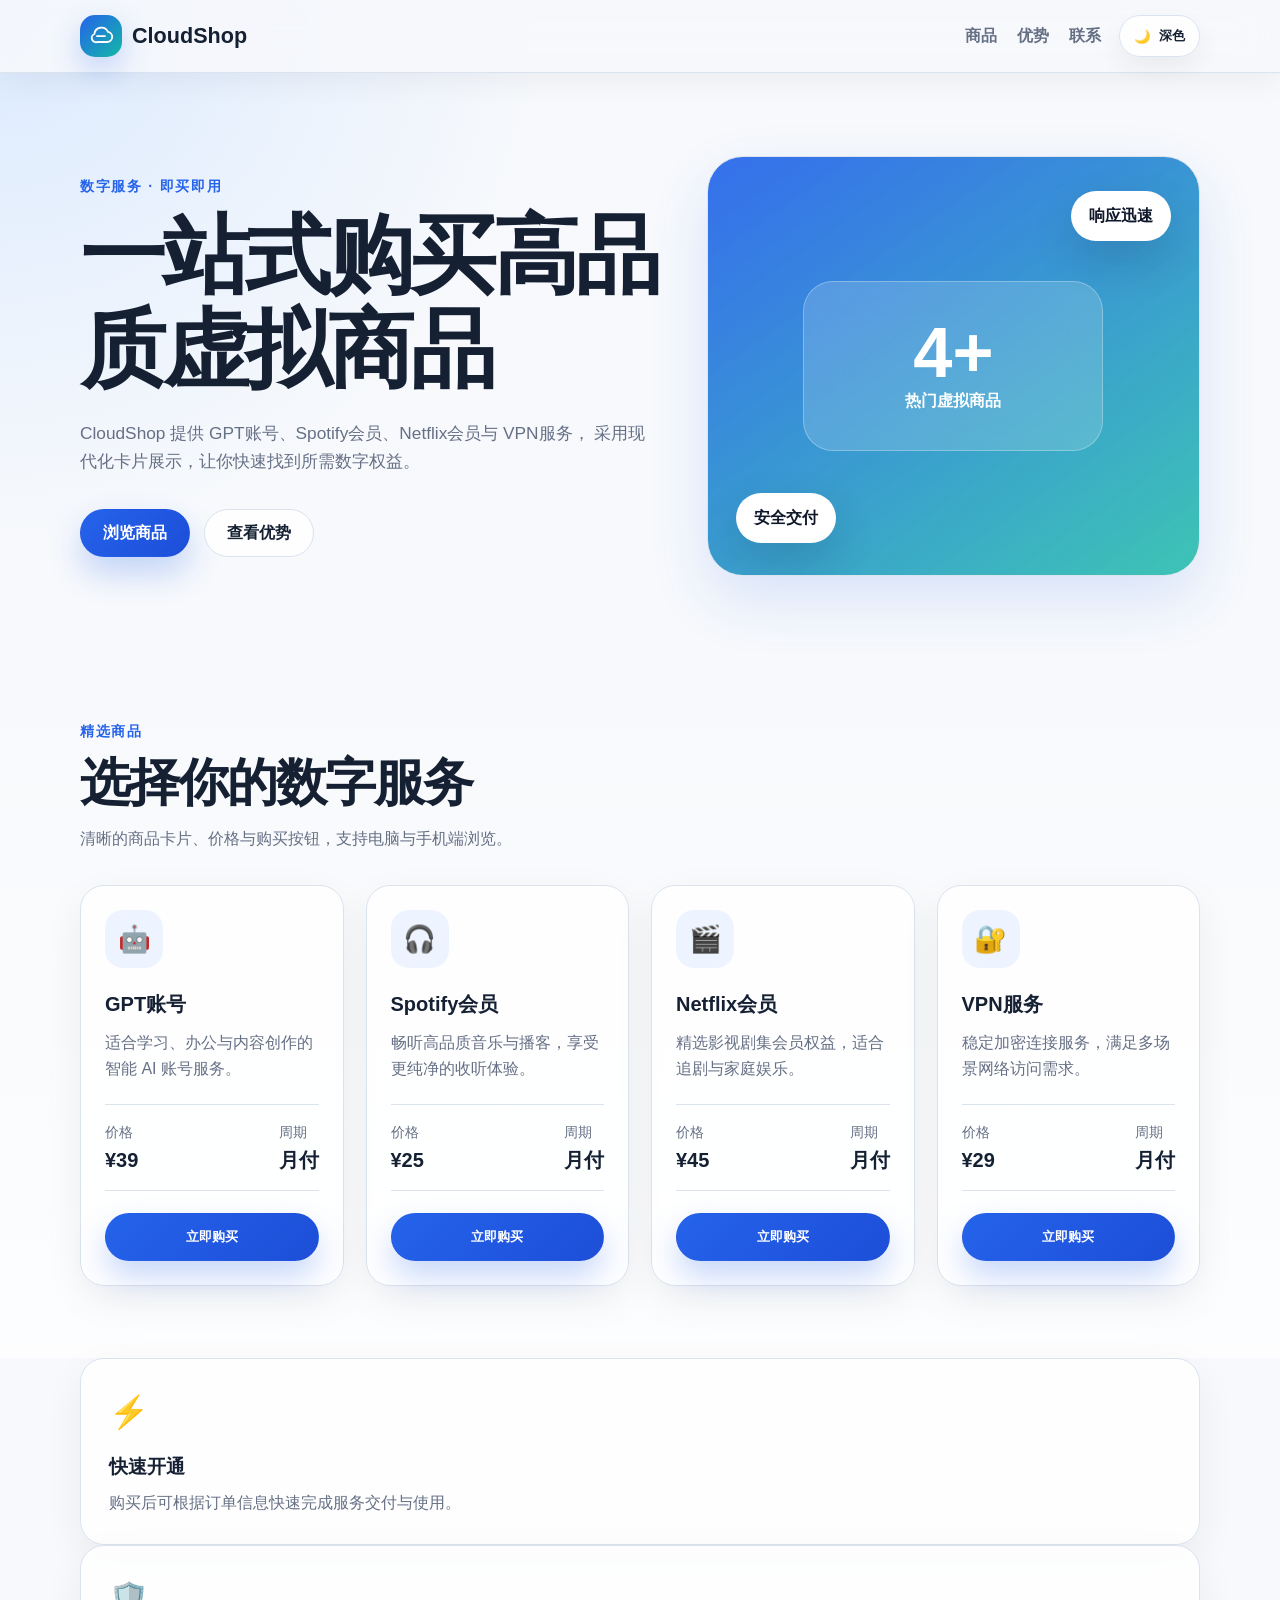
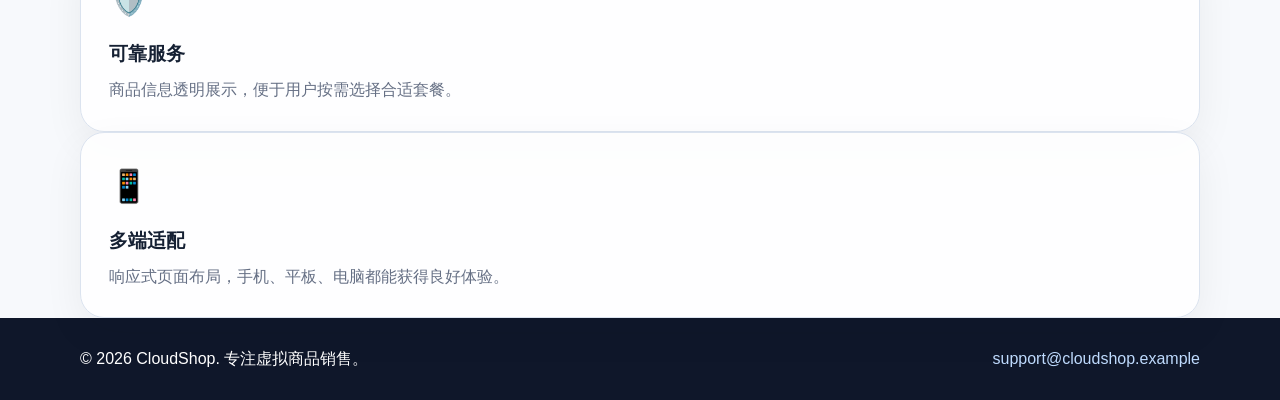
<file: index.html>
<!DOCTYPE html>
<html lang="zh-CN">
  <head>
    <meta charset="UTF-8" />
    <meta name="viewport" content="width=device-width, initial-scale=1.0" />
    <title>CloudShop - 虚拟商品商城</title>
    <link rel="stylesheet" href="./styles.css" />
  </head>
  <body>
    <header class="site-header">
      <nav class="nav container" aria-label="主导航">
        <a class="brand" href="#top" aria-label="CloudShop 首页">
          <span class="brand-mark" aria-hidden="true">
            <svg viewBox="0 0 48 48" role="img" focusable="false">
              <path d="M18.8 33.5h15.1a8.1 8.1 0 0 0 1.2-16.1 11.4 11.4 0 0 0-21.7 3.4 6.5 6.5 0 0 0 5.4 12.7Z" />
              <path d="M17.6 24.1h12.8" />
            </svg>
          </span>
          <span>CloudShop</span>
        </a>
        <div class="nav-actions">
          <div class="nav-links">
            <a href="#products">商品</a>
            <a href="#features">优势</a>
            <a href="#contact">联系</a>
          </div>
          <button class="theme-toggle" id="themeToggle" type="button" aria-label="切换深色模式" aria-pressed="false">
            <span class="theme-icon" aria-hidden="true">🌙</span>
            <span class="theme-text">深色</span>
          </button>
        </div>
      </nav>
    </header>

    <main id="top">
      <section class="hero container">
        <div class="hero-content reveal">
          <p class="eyebrow">数字服务 · 即买即用</p>
          <h1>一站式购买高品质虚拟商品</h1>
          <p class="hero-text">
            CloudShop 提供 GPT账号、Spotify会员、Netflix会员与 VPN服务，
            采用现代化卡片展示，让你快速找到所需数字权益。
          </p>
          <div class="hero-actions">
            <a class="btn btn-primary" href="#products">浏览商品</a>
            <a class="btn btn-ghost" href="#features">查看优势</a>
          </div>
        </div>
        <div class="hero-card reveal reveal-delay" aria-label="CloudShop 服务概览">
          <div class="stat-card">
            <strong>4+</strong>
            <span>热门虚拟商品</span>
          </div>
          <div class="floating-card">安全交付</div>
          <div class="floating-card secondary">响应迅速</div>
        </div>
      </section>

      <section id="products" class="products-section">
        <div class="container">
          <div class="section-heading reveal">
            <p class="eyebrow">精选商品</p>
            <h2>选择你的数字服务</h2>
            <p>清晰的商品卡片、价格与购买按钮，支持电脑与手机端浏览。</p>
          </div>

          <div class="product-grid" id="productGrid" aria-live="polite"></div>
        </div>
      </section>

      <section id="features" class="features container reveal-group">
        <article class="reveal">
          <span class="feature-icon">⚡</span>
          <h3>快速开通</h3>
          <p>购买后可根据订单信息快速完成服务交付与使用。</p>
        </article>
        <article class="reveal">
          <span class="feature-icon">🛡️</span>
          <h3>可靠服务</h3>
          <p>商品信息透明展示，便于用户按需选择合适套餐。</p>
        </article>
        <article class="reveal">
          <span class="feature-icon">📱</span>
          <h3>多端适配</h3>
          <p>响应式页面布局，手机、平板、电脑都能获得良好体验。</p>
        </article>
      </section>
    </main>

    <footer id="contact" class="site-footer">
      <div class="container footer-content">
        <p>© 2026 CloudShop. 专注虚拟商品销售。</p>
        <a href="mailto:support@cloudshop.example">support@cloudshop.example</a>
      </div>
    </footer>

    <button class="back-to-top" id="backToTop" type="button" aria-label="返回顶部">↑</button>
    <div class="toast" id="toast" role="status" aria-live="polite"></div>

    <script src="./script.js"></script>
  </body>
</html>
</file>
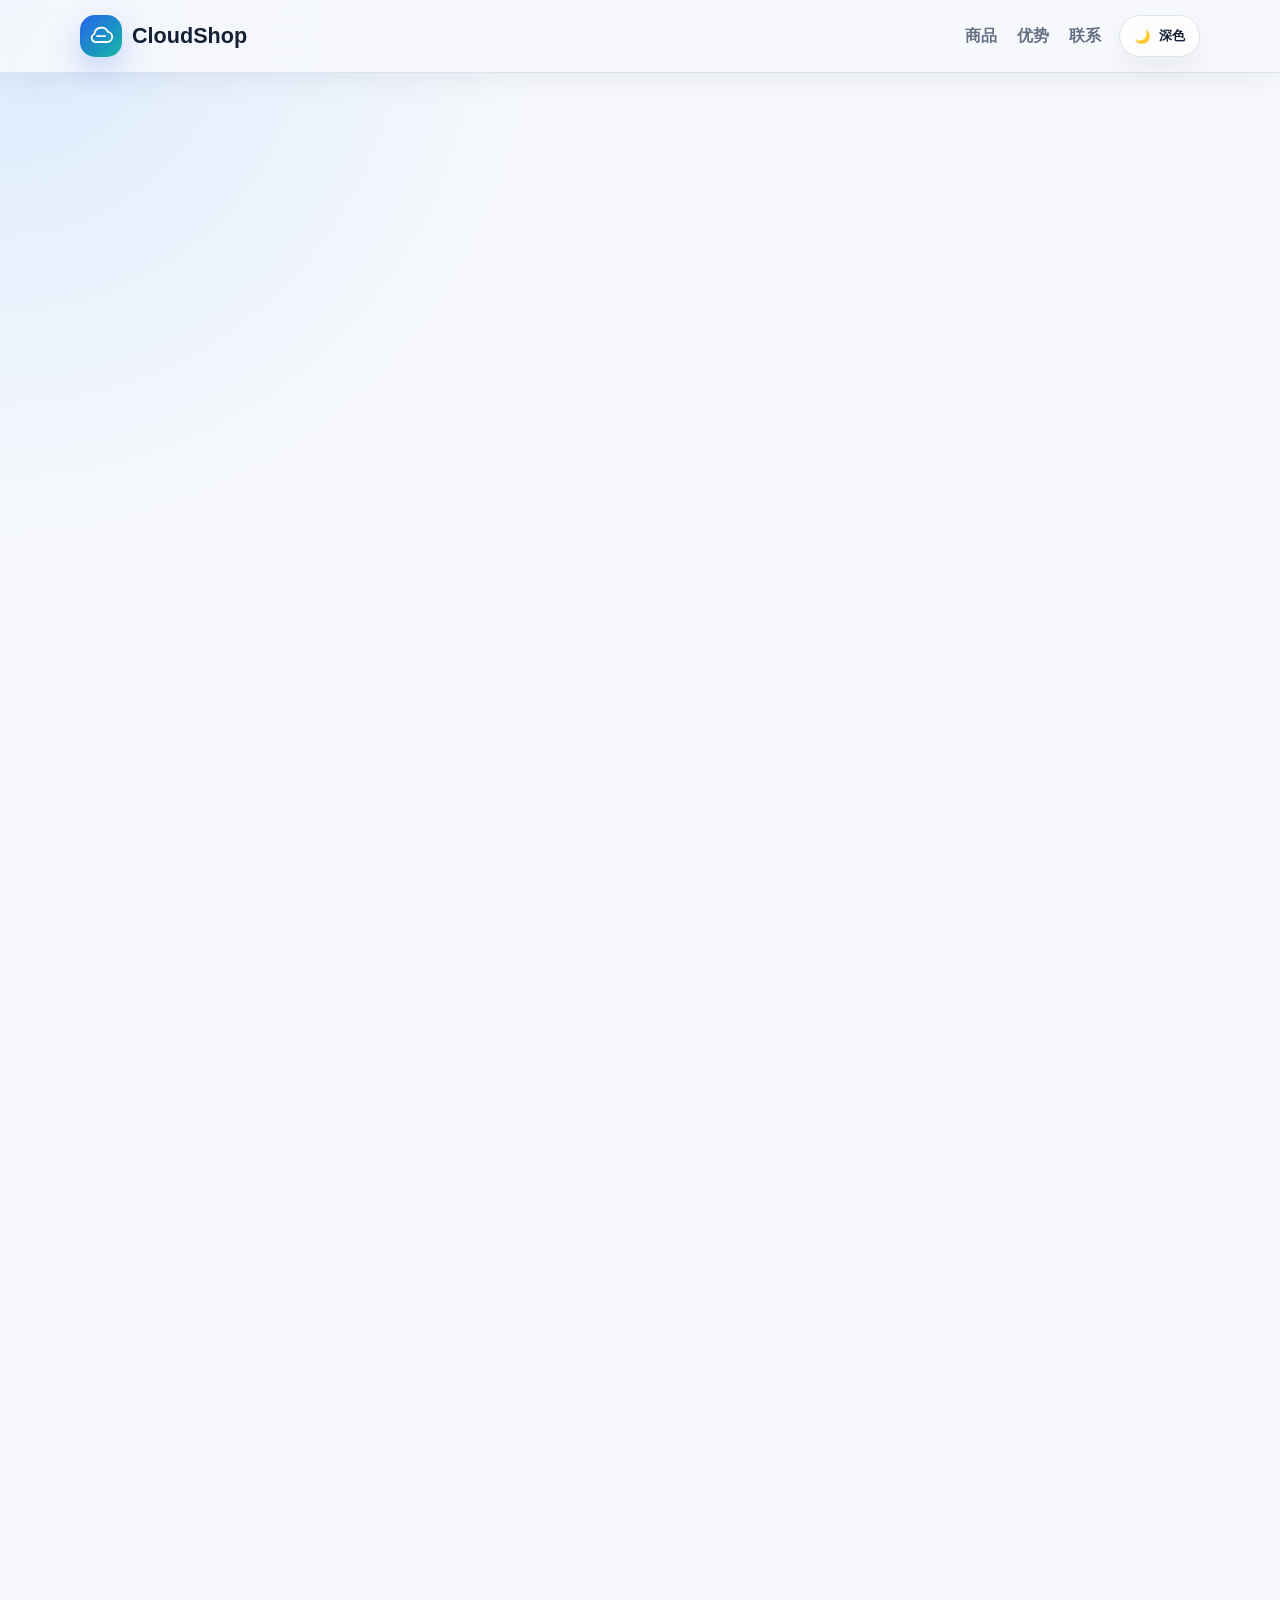
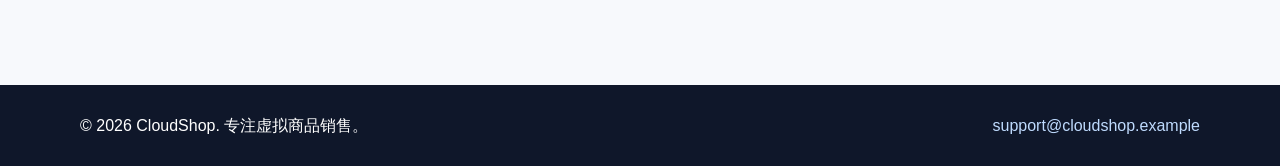
<file: gpt-account.html>
<!DOCTYPE html>
<html lang="zh-CN">
  <head>
    <meta charset="UTF-8" />
    <meta name="viewport" content="width=device-width, initial-scale=1.0" />
    <title>GPT账号 - CloudShop 商品详情</title>
    <link rel="stylesheet" href="./styles.css" />
  </head>
  <body>
    <header class="site-header">
      <nav class="nav container" aria-label="主导航">
        <a class="brand" href="./index.html#top" aria-label="CloudShop 首页">
          <span class="brand-mark" aria-hidden="true">
            <svg viewBox="0 0 48 48" role="img" focusable="false">
              <path d="M18.8 33.5h15.1a8.1 8.1 0 0 0 1.2-16.1 11.4 11.4 0 0 0-21.7 3.4 6.5 6.5 0 0 0 5.4 12.7Z" />
              <path d="M17.6 24.1h12.8" />
            </svg>
          </span>
          <span>CloudShop</span>
        </a>
        <div class="nav-actions">
          <div class="nav-links">
            <a href="./index.html#products">商品</a>
            <a href="./index.html#features">优势</a>
            <a href="#contact">联系</a>
          </div>
          <button class="theme-toggle" id="themeToggle" type="button" aria-label="切换深色模式" aria-pressed="false">
            <span class="theme-icon" aria-hidden="true">🌙</span>
            <span class="theme-text">深色</span>
          </button>
        </div>
      </nav>
    </header>

    <main id="top" class="detail-page">
      <section class="detail-hero container">
        <div class="detail-copy reveal">
          <a class="btn btn-ghost back-home-link" href="./index.html">← 返回首页</a>
          <p class="eyebrow">商品详情</p>
          <h1>GPT账号</h1>
          <p class="hero-text">面向学习、办公与内容创作的 AI 助手账号服务。</p>
          <div class="hero-actions">
            <button class="btn btn-primary" type="button" data-product="GPT账号">立即购买</button>
            <a class="btn btn-ghost" href="#faq">查看 FAQ</a>
          </div>
        </div>
        <aside class="detail-panel reveal reveal-delay" aria-label="GPT账号 价格概览">
          <div class="detail-icon" aria-hidden="true">🤖</div>
          <span>当前套餐</span>
          <strong>¥39 / 月</strong>
          <p>支持购买前确认套餐细节、交付方式与售后说明。</p>
        </aside>
      </section>

      <section class="detail-layout container">
        <article class="detail-card reveal">
          <span class="detail-card-label">介绍</span>
          <h2>商品介绍</h2>
              <p>适合需要日常问答、资料整理、写作辅助、代码思路和效率工具的用户。</p>
              <p>CloudShop 提供清晰的套餐说明与使用引导，帮助你快速开始使用智能 AI 服务。</p>
        </article>

        <article class="detail-card reveal">
          <span class="detail-card-label">价格</span>
          <h2>价格说明</h2>
          <ul class="check-list">
              <li>月付套餐：¥39 / 月，适合短期体验与轻量使用。</li>
              <li>支持按需续费，购买前可确认账号类型、服务周期与交付方式。</li>
              <li>价格为页面示例展示，最终成交价以客服确认为准。</li>
          </ul>
        </article>

        <article class="detail-card detail-card-wide reveal">
          <span class="detail-card-label">教程</span>
          <h2>使用说明</h2>
          <ol class="steps-list">
              <li>点击页面中的“立即购买”按钮并联系客服。</li>
              <li>确认套餐周期、账号交付方式和使用邮箱等必要信息。</li>
              <li>收到账号信息后按说明登录，并及时修改可修改的安全信息。</li>
              <li>如遇登录或使用问题，保留订单信息并联系售后处理。</li>
          </ol>
        </article>

        <article id="faq" class="detail-card detail-card-wide reveal">
          <span class="detail-card-label">FAQ</span>
          <h2>常见问题</h2>
          <div class="faq-list">
            <details class="faq-item reveal">
              <summary>购买后多久可以使用？</summary>
              <p>通常在确认订单后尽快安排交付，具体时间以客服确认为准。</p>
            </details>
            <details class="faq-item reveal">
              <summary>可以用于哪些场景？</summary>
              <p>可用于学习问答、内容创作、文案草拟、资料总结和工作效率提升等场景。</p>
            </details>
            <details class="faq-item reveal">
              <summary>账号遇到异常怎么办？</summary>
              <p>请先截图保留提示信息，再通过订单联系方式咨询售后。</p>
            </details>
          </div>
        </article>
      </section>
    </main>

    <footer id="contact" class="site-footer">
      <div class="container footer-content">
        <p>© 2026 CloudShop. 专注虚拟商品销售。</p>
        <a href="mailto:support@cloudshop.example">support@cloudshop.example</a>
      </div>
    </footer>

    <button class="back-to-top" id="backToTop" type="button" aria-label="返回顶部">↑</button>
    <div class="toast" id="toast" role="status" aria-live="polite"></div>

    <script src="./script.js"></script>
  </body>
</html>
</file>
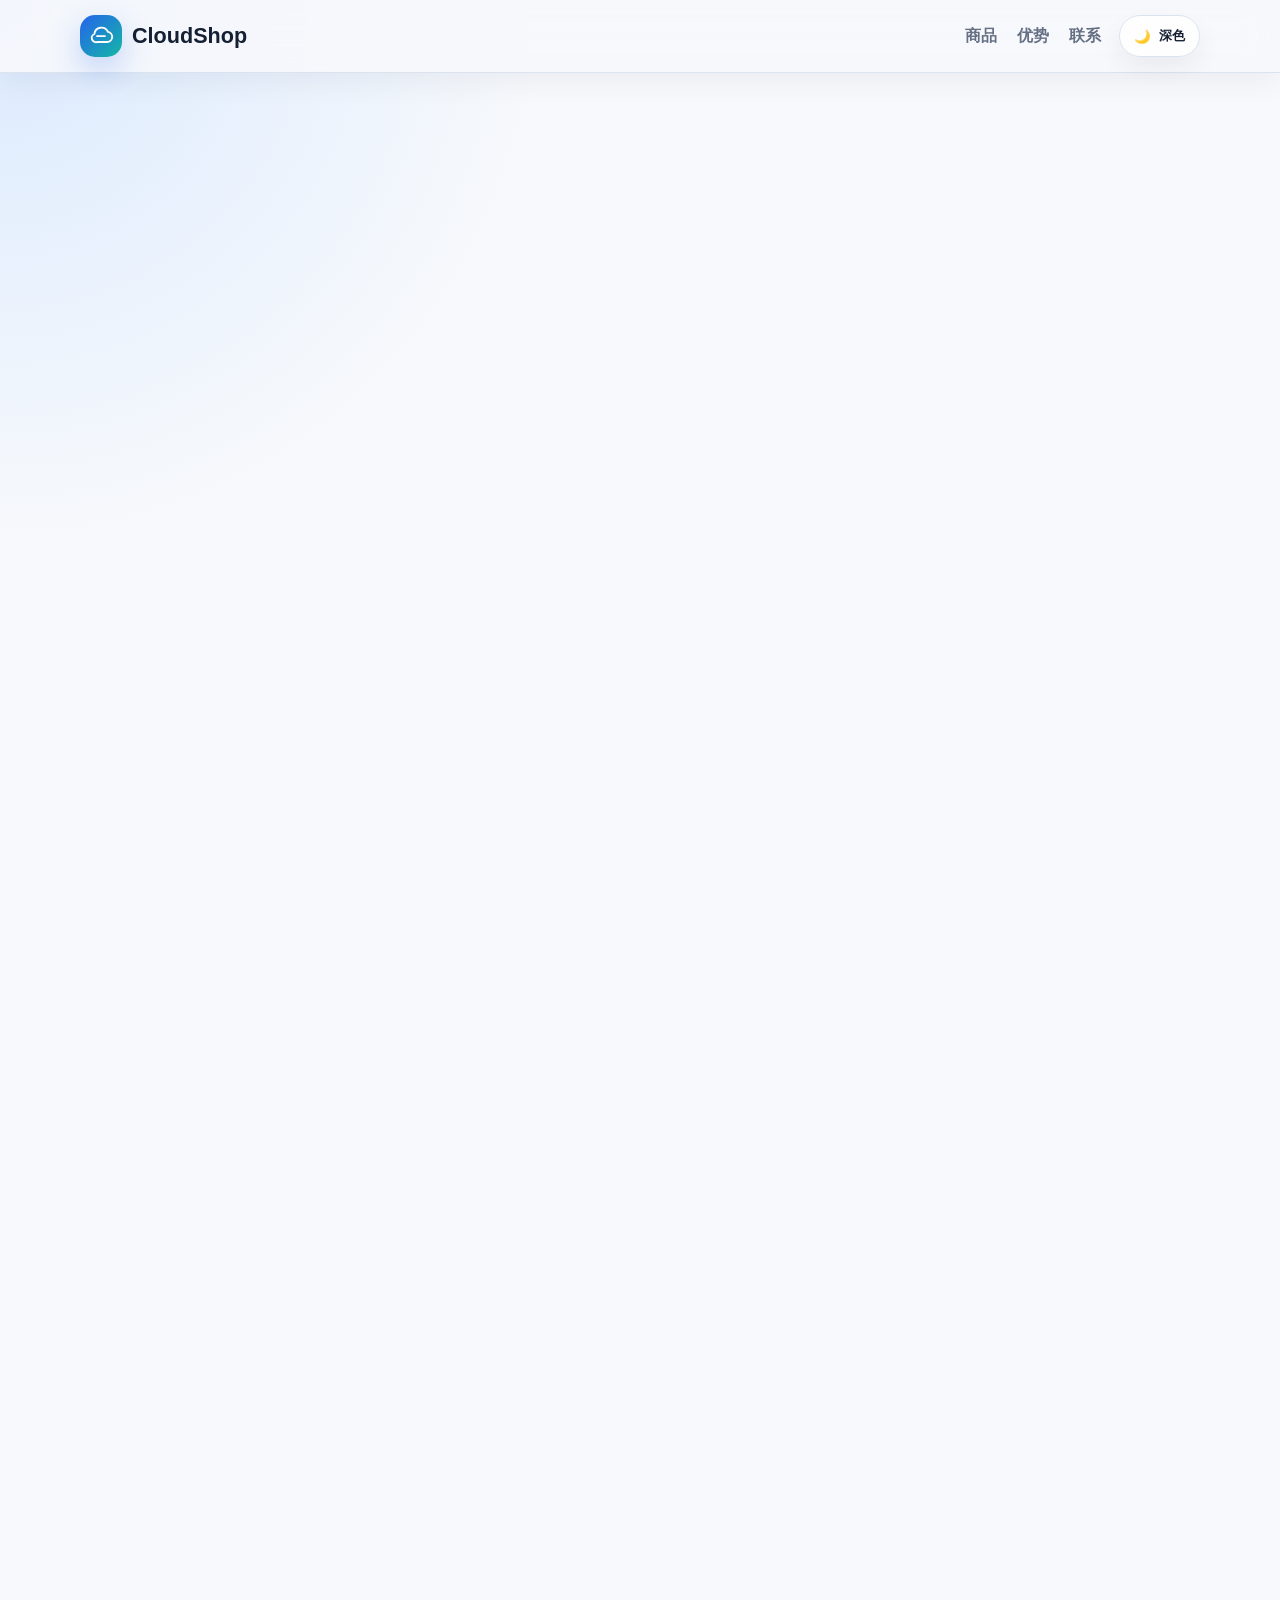
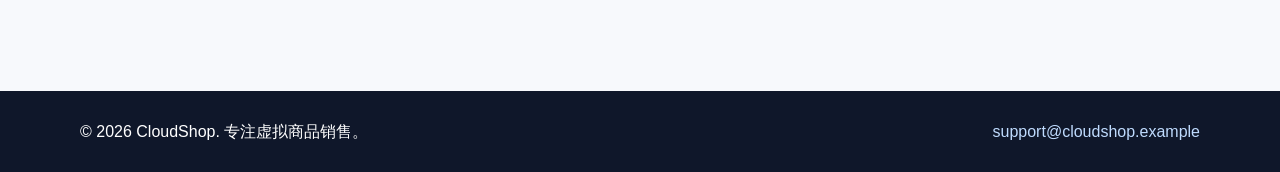
<file: netflix.html>
<!DOCTYPE html>
<html lang="zh-CN">
  <head>
    <meta charset="UTF-8" />
    <meta name="viewport" content="width=device-width, initial-scale=1.0" />
    <title>Netflix会员 - CloudShop 商品详情</title>
    <link rel="stylesheet" href="./styles.css" />
  </head>
  <body>
    <header class="site-header">
      <nav class="nav container" aria-label="主导航">
        <a class="brand" href="./index.html#top" aria-label="CloudShop 首页">
          <span class="brand-mark" aria-hidden="true">
            <svg viewBox="0 0 48 48" role="img" focusable="false">
              <path d="M18.8 33.5h15.1a8.1 8.1 0 0 0 1.2-16.1 11.4 11.4 0 0 0-21.7 3.4 6.5 6.5 0 0 0 5.4 12.7Z" />
              <path d="M17.6 24.1h12.8" />
            </svg>
          </span>
          <span>CloudShop</span>
        </a>
        <div class="nav-actions">
          <div class="nav-links">
            <a href="./index.html#products">商品</a>
            <a href="./index.html#features">优势</a>
            <a href="#contact">联系</a>
          </div>
          <button class="theme-toggle" id="themeToggle" type="button" aria-label="切换深色模式" aria-pressed="false">
            <span class="theme-icon" aria-hidden="true">🌙</span>
            <span class="theme-text">深色</span>
          </button>
        </div>
      </nav>
    </header>

    <main id="top" class="detail-page">
      <section class="detail-hero container">
        <div class="detail-copy reveal">
          <a class="btn btn-ghost back-home-link" href="./index.html">← 返回首页</a>
          <p class="eyebrow">商品详情</p>
          <h1>Netflix会员</h1>
          <p class="hero-text">适合追剧、观影和家庭娱乐的影视会员服务。</p>
          <div class="hero-actions">
            <button class="btn btn-primary" type="button" data-product="Netflix会员">立即购买</button>
            <a class="btn btn-ghost" href="#faq">查看 FAQ</a>
          </div>
        </div>
        <aside class="detail-panel reveal reveal-delay" aria-label="Netflix会员 价格概览">
          <div class="detail-icon" aria-hidden="true">🎬</div>
          <span>当前套餐</span>
          <strong>¥45 / 月</strong>
          <p>支持购买前确认套餐细节、交付方式与售后说明。</p>
        </aside>
      </section>

      <section class="detail-layout container">
        <article class="detail-card reveal">
          <span class="detail-card-label">介绍</span>
          <h2>商品介绍</h2>
              <p>覆盖剧集、电影、纪录片等多类内容，适合需要稳定影视娱乐体验的用户。</p>
              <p>CloudShop 通过清晰的详情页说明价格、使用方法与售后 FAQ，降低购买沟通成本。</p>
        </article>

        <article class="detail-card reveal">
          <span class="detail-card-label">价格</span>
          <h2>价格说明</h2>
          <ul class="check-list">
              <li>月付套餐：¥45 / 月，适合短期追剧和个人娱乐。</li>
              <li>不同套餐可能涉及画质、设备数量或地区差异，购买前请与客服确认。</li>
              <li>价格为页面示例展示，最终成交价以客服确认为准。</li>
          </ul>
        </article>

        <article class="detail-card detail-card-wide reveal">
          <span class="detail-card-label">教程</span>
          <h2>使用说明</h2>
          <ol class="steps-list">
              <li>点击“立即购买”并说明需要 Netflix会员。</li>
              <li>确认套餐周期、观看需求和可用设备数量。</li>
              <li>按交付说明登录账号或使用指定配置。</li>
              <li>使用时建议不要频繁切换地区或共享敏感账号信息。</li>
          </ol>
        </article>

        <article id="faq" class="detail-card detail-card-wide reveal">
          <span class="detail-card-label">FAQ</span>
          <h2>常见问题</h2>
          <div class="faq-list">
            <details class="faq-item reveal">
              <summary>是否可以在电视上观看？</summary>
              <p>通常可在支持 Netflix 的设备上使用，具体以套餐和设备兼容情况为准。</p>
            </details>
            <details class="faq-item reveal">
              <summary>支持高清画质吗？</summary>
              <p>画质取决于套餐、设备、网络与平台限制，购买前可先确认。</p>
            </details>
            <details class="faq-item reveal">
              <summary>无法播放怎么办？</summary>
              <p>请检查网络、设备和账号状态，如仍异常请联系售后。</p>
            </details>
          </div>
        </article>
      </section>
    </main>

    <footer id="contact" class="site-footer">
      <div class="container footer-content">
        <p>© 2026 CloudShop. 专注虚拟商品销售。</p>
        <a href="mailto:support@cloudshop.example">support@cloudshop.example</a>
      </div>
    </footer>

    <button class="back-to-top" id="backToTop" type="button" aria-label="返回顶部">↑</button>
    <div class="toast" id="toast" role="status" aria-live="polite"></div>

    <script src="./script.js"></script>
  </body>
</html>
</file>
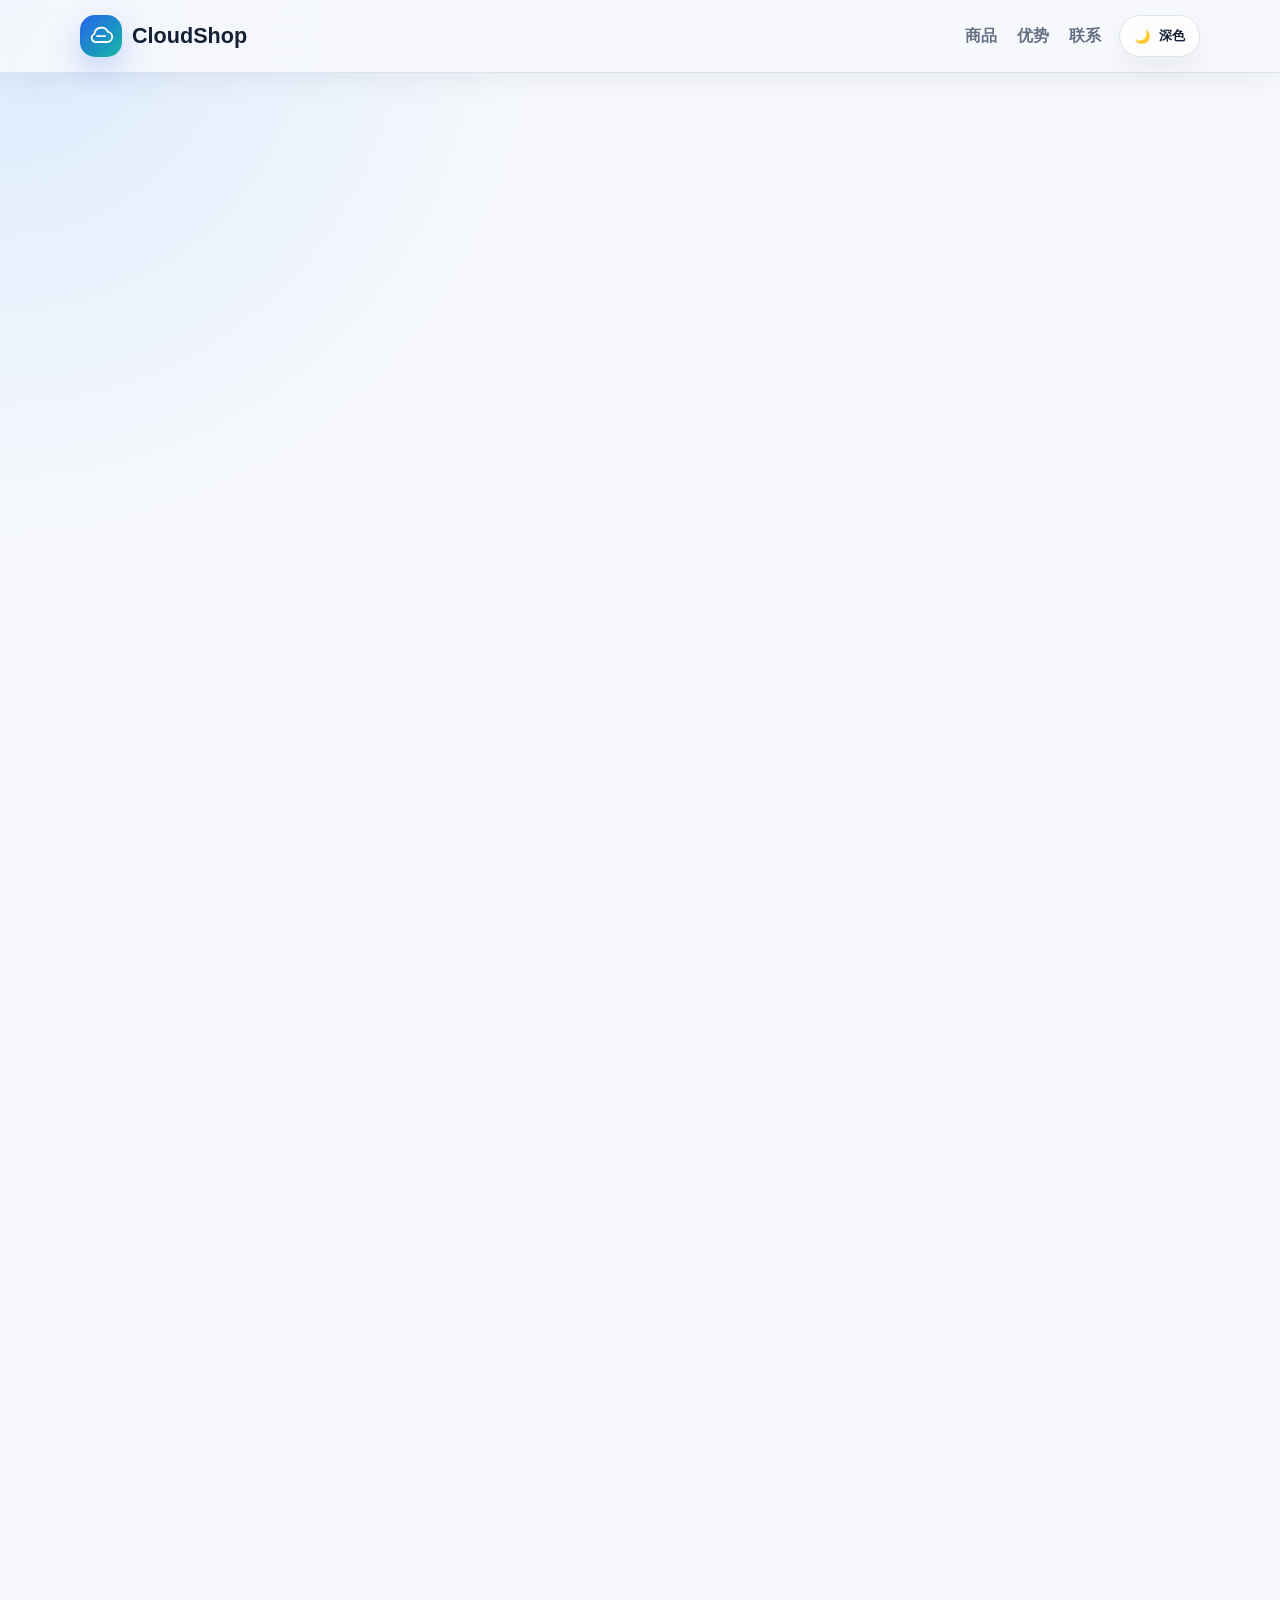
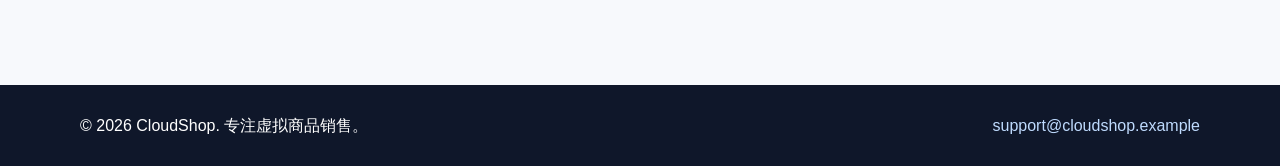
<file: spotify.html>
<!DOCTYPE html>
<html lang="zh-CN">
  <head>
    <meta charset="UTF-8" />
    <meta name="viewport" content="width=device-width, initial-scale=1.0" />
    <title>Spotify会员 - CloudShop 商品详情</title>
    <link rel="stylesheet" href="./styles.css" />
  </head>
  <body>
    <header class="site-header">
      <nav class="nav container" aria-label="主导航">
        <a class="brand" href="./index.html#top" aria-label="CloudShop 首页">
          <span class="brand-mark" aria-hidden="true">
            <svg viewBox="0 0 48 48" role="img" focusable="false">
              <path d="M18.8 33.5h15.1a8.1 8.1 0 0 0 1.2-16.1 11.4 11.4 0 0 0-21.7 3.4 6.5 6.5 0 0 0 5.4 12.7Z" />
              <path d="M17.6 24.1h12.8" />
            </svg>
          </span>
          <span>CloudShop</span>
        </a>
        <div class="nav-actions">
          <div class="nav-links">
            <a href="./index.html#products">商品</a>
            <a href="./index.html#features">优势</a>
            <a href="#contact">联系</a>
          </div>
          <button class="theme-toggle" id="themeToggle" type="button" aria-label="切换深色模式" aria-pressed="false">
            <span class="theme-icon" aria-hidden="true">🌙</span>
            <span class="theme-text">深色</span>
          </button>
        </div>
      </nav>
    </header>

    <main id="top" class="detail-page">
      <section class="detail-hero container">
        <div class="detail-copy reveal">
          <a class="btn btn-ghost back-home-link" href="./index.html">← 返回首页</a>
          <p class="eyebrow">商品详情</p>
          <h1>Spotify会员</h1>
          <p class="hero-text">畅听音乐、播客与歌单的会员权益服务。</p>
          <div class="hero-actions">
            <button class="btn btn-primary" type="button" data-product="Spotify会员">立即购买</button>
            <a class="btn btn-ghost" href="#faq">查看 FAQ</a>
          </div>
        </div>
        <aside class="detail-panel reveal reveal-delay" aria-label="Spotify会员 价格概览">
          <div class="detail-icon" aria-hidden="true">🎧</div>
          <span>当前套餐</span>
          <strong>¥25 / 月</strong>
          <p>支持购买前确认套餐细节、交付方式与售后说明。</p>
        </aside>
      </section>

      <section class="detail-layout container">
        <article class="detail-card reveal">
          <span class="detail-card-label">介绍</span>
          <h2>商品介绍</h2>
              <p>适合希望获得更纯净收听体验、管理个人歌单和探索全球音乐内容的用户。</p>
              <p>页面提供套餐、使用步骤和常见问题，方便你在购买前快速了解服务。</p>
        </article>

        <article class="detail-card reveal">
          <span class="detail-card-label">价格</span>
          <h2>价格说明</h2>
          <ul class="check-list">
              <li>月付套餐：¥25 / 月，适合日常音乐收听。</li>
              <li>支持按月购买与续费，具体账号类型和地区以客服确认为准。</li>
              <li>价格为页面示例展示，最终成交价以客服确认为准。</li>
          </ul>
        </article>

        <article class="detail-card detail-card-wide reveal">
          <span class="detail-card-label">教程</span>
          <h2>使用说明</h2>
          <ol class="steps-list">
              <li>选择 Spotify会员 并点击“立即购买”。</li>
              <li>联系客服确认账号绑定方式、会员周期和交付时间。</li>
              <li>按照交付说明登录或加入对应会员方案。</li>
              <li>使用期间如出现会员状态异常，请及时联系售后。</li>
          </ol>
        </article>

        <article id="faq" class="detail-card detail-card-wide reveal">
          <span class="detail-card-label">FAQ</span>
          <h2>常见问题</h2>
          <div class="faq-list">
            <details class="faq-item reveal">
              <summary>是否支持手机和电脑？</summary>
              <p>Spotify 可在多端使用，实际可用设备与功能以官方客户端和账号状态为准。</p>
            </details>
            <details class="faq-item reveal">
              <summary>会员到期后怎么办？</summary>
              <p>可在到期前联系客服续费，避免影响正常使用。</p>
            </details>
            <details class="faq-item reveal">
              <summary>可以更换账号吗？</summary>
              <p>是否支持更换取决于套餐类型和订单状态，购买前请先确认。</p>
            </details>
          </div>
        </article>
      </section>
    </main>

    <footer id="contact" class="site-footer">
      <div class="container footer-content">
        <p>© 2026 CloudShop. 专注虚拟商品销售。</p>
        <a href="mailto:support@cloudshop.example">support@cloudshop.example</a>
      </div>
    </footer>

    <button class="back-to-top" id="backToTop" type="button" aria-label="返回顶部">↑</button>
    <div class="toast" id="toast" role="status" aria-live="polite"></div>

    <script src="./script.js"></script>
  </body>
</html>
</file>
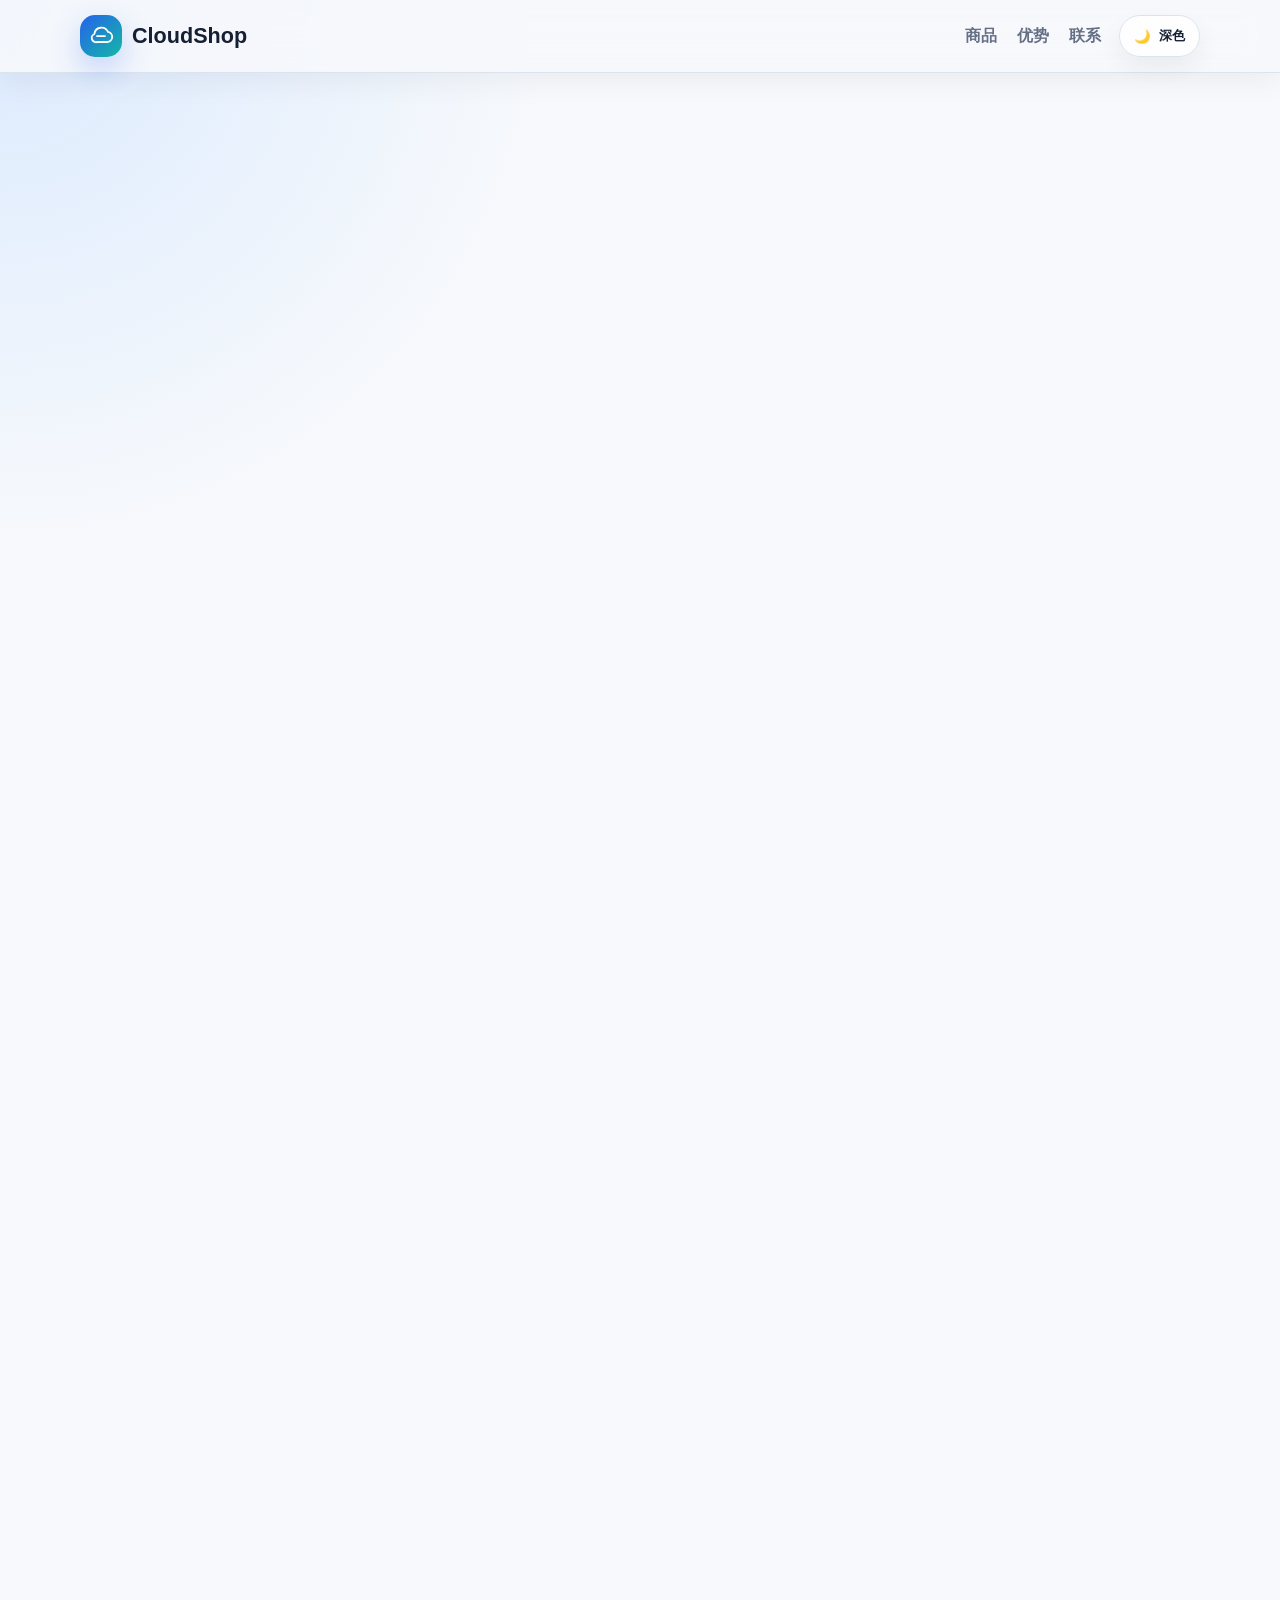
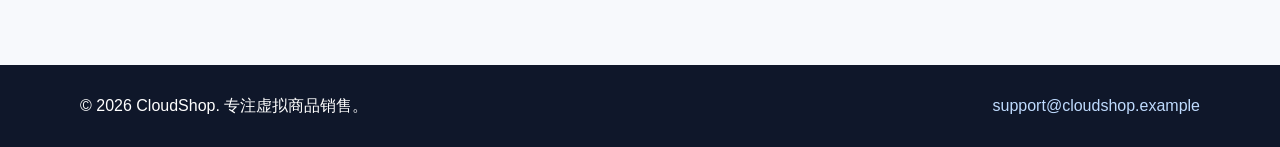
<file: vpn.html>
<!DOCTYPE html>
<html lang="zh-CN">
  <head>
    <meta charset="UTF-8" />
    <meta name="viewport" content="width=device-width, initial-scale=1.0" />
    <title>VPN服务 - CloudShop 商品详情</title>
    <link rel="stylesheet" href="./styles.css" />
  </head>
  <body>
    <header class="site-header">
      <nav class="nav container" aria-label="主导航">
        <a class="brand" href="./index.html#top" aria-label="CloudShop 首页">
          <span class="brand-mark" aria-hidden="true">
            <svg viewBox="0 0 48 48" role="img" focusable="false">
              <path d="M18.8 33.5h15.1a8.1 8.1 0 0 0 1.2-16.1 11.4 11.4 0 0 0-21.7 3.4 6.5 6.5 0 0 0 5.4 12.7Z" />
              <path d="M17.6 24.1h12.8" />
            </svg>
          </span>
          <span>CloudShop</span>
        </a>
        <div class="nav-actions">
          <div class="nav-links">
            <a href="./index.html#products">商品</a>
            <a href="./index.html#features">优势</a>
            <a href="#contact">联系</a>
          </div>
          <button class="theme-toggle" id="themeToggle" type="button" aria-label="切换深色模式" aria-pressed="false">
            <span class="theme-icon" aria-hidden="true">🌙</span>
            <span class="theme-text">深色</span>
          </button>
        </div>
      </nav>
    </header>

    <main id="top" class="detail-page">
      <section class="detail-hero container">
        <div class="detail-copy reveal">
          <a class="btn btn-ghost back-home-link" href="./index.html">← 返回首页</a>
          <p class="eyebrow">商品详情</p>
          <h1>VPN服务</h1>
          <p class="hero-text">面向多场景网络访问需求的加密连接服务。</p>
          <div class="hero-actions">
            <button class="btn btn-primary" type="button" data-product="VPN服务">立即购买</button>
            <a class="btn btn-ghost" href="#faq">查看 FAQ</a>
          </div>
        </div>
        <aside class="detail-panel reveal reveal-delay" aria-label="VPN服务 价格概览">
          <div class="detail-icon" aria-hidden="true">🔐</div>
          <span>当前套餐</span>
          <strong>¥29 / 月</strong>
          <p>支持购买前确认套餐细节、交付方式与售后说明。</p>
        </aside>
      </section>

      <section class="detail-layout container">
        <article class="detail-card reveal">
          <span class="detail-card-label">介绍</span>
          <h2>商品介绍</h2>
              <p>适合需要加密连接、跨设备访问和稳定网络体验的用户。</p>
              <p>详情页说明套餐费用、安装使用流程与常见问题，帮助你快速完成配置。</p>
        </article>

        <article class="detail-card reveal">
          <span class="detail-card-label">价格</span>
          <h2>价格说明</h2>
          <ul class="check-list">
              <li>月付套餐：¥29 / 月，适合短期或轻量使用。</li>
              <li>可根据设备数量、线路需求和使用周期确认具体套餐。</li>
              <li>价格为页面示例展示，最终成交价以客服确认为准。</li>
          </ul>
        </article>

        <article class="detail-card detail-card-wide reveal">
          <span class="detail-card-label">教程</span>
          <h2>使用说明</h2>
          <ol class="steps-list">
              <li>点击“立即购买”并联系客服说明设备类型。</li>
              <li>确认套餐周期、可用线路和客户端安装方式。</li>
              <li>根据教程下载客户端、导入配置并连接服务。</li>
              <li>使用期间请遵守所在地法律法规和平台规则。</li>
          </ol>
        </article>

        <article id="faq" class="detail-card detail-card-wide reveal">
          <span class="detail-card-label">FAQ</span>
          <h2>常见问题</h2>
          <div class="faq-list">
            <details class="faq-item reveal">
              <summary>支持哪些设备？</summary>
              <p>常见手机、平板和电脑设备通常均可配置，具体以套餐说明为准。</p>
            </details>
            <details class="faq-item reveal">
              <summary>连接速度如何？</summary>
              <p>速度受线路、网络环境、设备性能和使用时段影响，购买前可咨询推荐线路。</p>
            </details>
            <details class="faq-item reveal">
              <summary>配置失败怎么办？</summary>
              <p>请提供设备系统、错误截图和网络环境，客服会协助排查。</p>
            </details>
          </div>
        </article>
      </section>
    </main>

    <footer id="contact" class="site-footer">
      <div class="container footer-content">
        <p>© 2026 CloudShop. 专注虚拟商品销售。</p>
        <a href="mailto:support@cloudshop.example">support@cloudshop.example</a>
      </div>
    </footer>

    <button class="back-to-top" id="backToTop" type="button" aria-label="返回顶部">↑</button>
    <div class="toast" id="toast" role="status" aria-live="polite"></div>

    <script src="./script.js"></script>
  </body>
</html>
</file>
<file: styles.css>
:root {
  color-scheme: light;
  --bg: #f7f9fc;
  --bg-radial: #dbeafe;
  --surface: #ffffff;
  --surface-alpha: rgba(255, 255, 255, 0.88);
  --surface-soft: #eef4ff;
  --text: #152033;
  --muted: #667085;
  --primary: #2563eb;
  --primary-dark: #1d4ed8;
  --accent: #14b8a6;
  --border: #dbe3ef;
  --header-bg: rgba(247, 249, 252, 0.86);
  --footer-bg: #0f172a;
  --shadow: 0 24px 60px rgba(37, 99, 235, 0.14);
  --card-shadow: 0 14px 40px rgba(15, 23, 42, 0.06);
  --radius: 24px;
  --header-height: 72px;
}

[data-theme="dark"] {
  color-scheme: dark;
  --bg: #08111f;
  --bg-radial: rgba(37, 99, 235, 0.36);
  --surface: #111c2e;
  --surface-alpha: rgba(17, 28, 46, 0.88);
  --surface-soft: rgba(37, 99, 235, 0.2);
  --text: #edf4ff;
  --muted: #a7b3c6;
  --primary: #60a5fa;
  --primary-dark: #2563eb;
  --accent: #2dd4bf;
  --border: rgba(148, 163, 184, 0.24);
  --header-bg: rgba(8, 17, 31, 0.82);
  --footer-bg: #050b15;
  --shadow: 0 24px 70px rgba(20, 184, 166, 0.12);
  --card-shadow: 0 18px 48px rgba(0, 0, 0, 0.26);
}

* {
  box-sizing: border-box;
}

html {
  scroll-behavior: smooth;
  scroll-padding-top: calc(var(--header-height) + 18px);
}

body {
  min-height: 100vh;
  margin: 0;
  padding-top: var(--header-height);
  font-family: -apple-system, BlinkMacSystemFont, "Segoe UI", "PingFang SC", "Microsoft YaHei", sans-serif;
  color: var(--text);
  background: radial-gradient(circle at top left, var(--bg-radial) 0, transparent 34rem), var(--bg);
  line-height: 1.6;
  transition: background 0.25s ease, color 0.25s ease;
}

a {
  color: inherit;
  text-decoration: none;
}

button,
a {
  -webkit-tap-highlight-color: transparent;
}

.container {
  width: min(1120px, calc(100% - 32px));
  margin: 0 auto;
}

.site-header {
  position: fixed;
  top: 0;
  right: 0;
  left: 0;
  z-index: 100;
  background: var(--header-bg);
  border-bottom: 1px solid var(--border);
  backdrop-filter: blur(18px);
  box-shadow: 0 10px 30px rgba(15, 23, 42, 0.05);
}

.nav {
  min-height: var(--header-height);
  display: flex;
  align-items: center;
  justify-content: space-between;
  gap: 24px;
}

.brand {
  display: inline-flex;
  align-items: center;
  flex: 0 0 auto;
  gap: 10px;
  font-size: 1.35rem;
  font-weight: 800;
}

.brand-mark {
  width: 42px;
  height: 42px;
  display: grid;
  place-items: center;
  color: #fff;
  background: linear-gradient(135deg, var(--primary), var(--accent));
  border-radius: 15px;
  box-shadow: 0 12px 30px rgba(37, 99, 235, 0.25);
}

.brand-mark svg {
  width: 30px;
  height: 30px;
  fill: none;
  stroke: currentColor;
  stroke-width: 3;
  stroke-linecap: round;
  stroke-linejoin: round;
}

.nav-actions,
.nav-links {
  display: flex;
  align-items: center;
}

.nav-actions {
  gap: 18px;
}

.nav-links {
  gap: 20px;
  color: var(--muted);
  font-weight: 600;
}

.nav-links a {
  transition: color 0.2s ease, transform 0.2s ease;
}

.nav-links a:hover,
.nav-links a:focus-visible {
  color: var(--primary);
  transform: translateY(-1px);
}

.theme-toggle {
  min-height: 42px;
  display: inline-flex;
  align-items: center;
  gap: 8px;
  padding: 0 14px;
  color: var(--text);
  background: var(--surface-alpha);
  border: 1px solid var(--border);
  border-radius: 999px;
  cursor: pointer;
  font-weight: 800;
  box-shadow: 0 12px 26px rgba(15, 23, 42, 0.06);
  transition: transform 0.2s ease, border-color 0.2s ease, background 0.2s ease;
}

.theme-toggle:hover,
.theme-toggle:focus-visible {
  transform: translateY(-2px);
  border-color: rgba(37, 99, 235, 0.42);
}

.hero {
  display: grid;
  grid-template-columns: minmax(0, 1.08fr) minmax(280px, 0.92fr);
  gap: 48px;
  align-items: center;
  padding: 84px 0 72px;
}

.eyebrow {
  margin: 0 0 12px;
  color: var(--primary);
  font-size: 0.88rem;
  font-weight: 800;
  letter-spacing: 0.12em;
  text-transform: uppercase;
}

.hero h1,
.section-heading h2 {
  margin: 0;
  line-height: 1.08;
  letter-spacing: -0.04em;
}

.hero h1 {
  max-width: 680px;
  font-size: clamp(2.7rem, 7vw, 5.4rem);
}

.hero-text {
  max-width: 620px;
  margin: 24px 0 0;
  color: var(--muted);
  font-size: 1.08rem;
}

.hero-actions {
  display: flex;
  flex-wrap: wrap;
  gap: 14px;
  margin-top: 34px;
}

.btn {
  display: inline-flex;
  align-items: center;
  justify-content: center;
  min-height: 48px;
  padding: 0 22px;
  border: 1px solid transparent;
  border-radius: 999px;
  cursor: pointer;
  font-weight: 800;
  transition: transform 0.2s ease, box-shadow 0.2s ease, background 0.2s ease;
}

.btn:hover,
.btn:focus-visible {
  transform: translateY(-2px);
}

.btn-primary {
  color: #fff;
  background: linear-gradient(135deg, var(--primary), var(--primary-dark));
  box-shadow: 0 16px 32px rgba(37, 99, 235, 0.25);
}

.btn-primary:hover,
.btn-primary:focus-visible {
  box-shadow: 0 20px 38px rgba(37, 99, 235, 0.32);
}

.btn-ghost {
  background: var(--surface-alpha);
  border-color: var(--border);
}

.hero-card {
  position: relative;
  min-height: 420px;
  display: grid;
  place-items: center;
  overflow: hidden;
  border: 1px solid var(--border);
  border-radius: 36px;
  background:
    linear-gradient(145deg, rgba(37, 99, 235, 0.92), rgba(20, 184, 166, 0.82)),
    url("data:image/svg+xml,%3Csvg width='120' height='120' viewBox='0 0 120 120' xmlns='http://www.w3.org/2000/svg'%3E%3Cg fill='none' stroke='white' stroke-opacity='.18'%3E%3Cpath d='M0 60h120M60 0v120'/%3E%3Ccircle cx='60' cy='60' r='36'/%3E%3C/g%3E%3C/svg%3E");
  box-shadow: var(--shadow);
}

.stat-card {
  width: min(78%, 300px);
  padding: 36px;
  color: #fff;
  text-align: center;
  border: 1px solid rgba(255, 255, 255, 0.28);
  border-radius: 30px;
  background: rgba(255, 255, 255, 0.16);
  backdrop-filter: blur(16px);
}

.stat-card strong {
  display: block;
  font-size: 4.4rem;
  line-height: 1;
}

.stat-card span {
  font-weight: 700;
}

.floating-card {
  position: absolute;
  left: 28px;
  bottom: 32px;
  padding: 12px 18px;
  color: #0f172a;
  background: #fff;
  border-radius: 999px;
  box-shadow: 0 18px 44px rgba(15, 23, 42, 0.16);
  font-weight: 800;
}

.floating-card.secondary {
  right: 28px;
  left: auto;
  top: 34px;
  bottom: auto;
}

.products-section {
  padding: 72px 0;
  background: linear-gradient(180deg, rgba(255, 255, 255, 0), var(--surface-alpha));
  background: linear-gradient(180deg, rgba(255, 255, 255, 0), color-mix(in srgb, var(--surface) 74%, transparent));
}

.section-heading {
  max-width: 680px;
  margin-bottom: 34px;
}

.section-heading h2 {
  font-size: clamp(2rem, 4vw, 3.2rem);
}

.section-heading p:last-child {
  color: var(--muted);
}

.product-grid {
  display: grid;
  grid-template-columns: repeat(4, minmax(0, 1fr));
  gap: 22px;
}

.product-card {
  display: flex;
  min-height: 360px;
  flex-direction: column;
  padding: 24px;
  border: 1px solid var(--border);
  border-radius: var(--radius);
  background: var(--surface-alpha);
  box-shadow: var(--card-shadow);
  transition: transform 0.2s ease, box-shadow 0.2s ease, border-color 0.2s ease, background 0.2s ease;
}

.product-card:hover {
  transform: translateY(-6px);
  border-color: rgba(37, 99, 235, 0.36);
  box-shadow: 0 22px 52px rgba(37, 99, 235, 0.13);
}

.product-icon {
  width: 58px;
  height: 58px;
  display: grid;
  place-items: center;
  margin-bottom: 20px;
  font-size: 1.65rem;
  border-radius: 18px;
  background: var(--surface-soft);
}

.product-card h3 {
  margin: 0 0 10px;
  font-size: 1.25rem;
}

.product-card p {
  margin: 0;
  color: var(--muted);
}

.product-meta {
  display: flex;
  justify-content: space-between;
  gap: 12px;
  margin: 22px 0;
  padding: 14px 0;
  border-top: 1px solid var(--border);
  border-bottom: 1px solid var(--border);
}

.product-meta span {
  color: var(--muted);
  font-size: 0.9rem;
}

.product-meta strong {
  display: block;
  font-size: 1.25rem;
}

.product-card .btn {
  width: 100%;
<<<<<<< codex/create-homepage-for-cloudshop-6gz9zc
}


.product-actions {
  display: grid;
  grid-template-columns: 0.9fr 1.1fr;
  gap: 10px;
  margin-top: auto;
}

.detail-page {
  padding-bottom: 72px;
}

.detail-hero {
  display: grid;
  grid-template-columns: minmax(0, 1fr) minmax(280px, 380px);
  gap: 36px;
  align-items: stretch;
  padding: 72px 0 42px;
}

.detail-copy,
.detail-panel,
.detail-card {
  border: 1px solid var(--border);
  background: var(--surface-alpha);
  box-shadow: var(--card-shadow);
}

.detail-copy {
  padding: clamp(28px, 5vw, 48px);
  border-radius: 36px;
}

.detail-copy h1 {
  margin: 0;
  font-size: clamp(2.5rem, 7vw, 4.8rem);
  line-height: 1.05;
  letter-spacing: -0.04em;
}

.back-home-link {
  margin-bottom: 28px;
}

.detail-panel {
  display: flex;
  flex-direction: column;
  justify-content: center;
  padding: 34px;
  border-radius: 32px;
}

.detail-icon {
  width: 82px;
  height: 82px;
  display: grid;
  place-items: center;
  margin-bottom: 24px;
  font-size: 2.4rem;
  border-radius: 26px;
  background: linear-gradient(135deg, var(--surface-soft), rgba(20, 184, 166, 0.18));
}

.detail-panel span,
.detail-card-label {
  color: var(--primary);
  font-size: 0.82rem;
  font-weight: 900;
  letter-spacing: 0.12em;
  text-transform: uppercase;
}

.detail-panel strong {
  display: block;
  margin: 10px 0 14px;
  font-size: 2.4rem;
  line-height: 1;
}

.detail-panel p,
.detail-card p,
.detail-card li,
.faq-item p {
  color: var(--muted);
}

.detail-layout {
  display: grid;
  grid-template-columns: repeat(2, minmax(0, 1fr));
  gap: 22px;
}

.detail-card {
  padding: 28px;
  border-radius: var(--radius);
}

.detail-card-wide {
  grid-column: 1 / -1;
}

.detail-card h2 {
  margin: 8px 0 16px;
  font-size: clamp(1.45rem, 3vw, 2rem);
}

.detail-card p {
  margin: 0 0 12px;
}

.check-list,
.steps-list {
  margin: 0;
  padding-left: 1.2rem;
}

.check-list li,
.steps-list li {
  margin: 10px 0;
}

.steps-list li::marker {
  color: var(--primary);
  font-weight: 900;
}

.faq-list {
  display: grid;
  gap: 12px;
}

.faq-item {
  padding: 18px 20px;
  border: 1px solid var(--border);
  border-radius: 18px;
  background: var(--surface-alpha);
  background: color-mix(in srgb, var(--surface) 72%, transparent);
}

.faq-item summary {
  cursor: pointer;
  font-weight: 900;
}

.faq-item p {
  margin: 12px 0 0;
}

=======
  margin-top: auto;
}

>>>>>>> main
.features {
  display: grid;
  grid-template-columns: repeat(3, minmax(0, 1fr));
  gap: 22px;
  padding: 72px 0;
}

.features article {
  padding: 28px;
  border: 1px solid var(--border);
  border-radius: var(--radius);
  background: var(--surface-alpha);
  box-shadow: var(--card-shadow);
}

.feature-icon {
  font-size: 2rem;
}

.features h3 {
  margin: 14px 0 8px;
}

.features p {
  margin: 0;
  color: var(--muted);
}

.site-footer {
  padding: 28px 0;
  color: #fff;
  background: var(--footer-bg);
}

.footer-content {
  display: flex;
  align-items: center;
  justify-content: space-between;
  gap: 16px;
}

.footer-content p {
  margin: 0;
}

.footer-content a {
  color: #bfdbfe;
}

.toast {
  position: fixed;
  right: 20px;
  bottom: 20px;
  z-index: 120;
  max-width: min(360px, calc(100% - 40px));
  padding: 14px 18px;
  color: #fff;
  background: #0f172a;
  border-radius: 16px;
  box-shadow: 0 18px 40px rgba(15, 23, 42, 0.22);
  opacity: 0;
  pointer-events: none;
  transform: translateY(12px);
  transition: opacity 0.2s ease, transform 0.2s ease;
}

.toast.show {
  opacity: 1;
  transform: translateY(0);
}

.back-to-top {
  position: fixed;
  right: 20px;
  bottom: 92px;
  z-index: 110;
  width: 48px;
  height: 48px;
  display: grid;
  place-items: center;
  color: #fff;
  background: linear-gradient(135deg, var(--primary), var(--accent));
  border: 0;
  border-radius: 50%;
  cursor: pointer;
  font-size: 1.25rem;
  font-weight: 900;
  box-shadow: 0 18px 40px rgba(37, 99, 235, 0.28);
  opacity: 0;
  pointer-events: none;
  transform: translateY(14px) scale(0.94);
  transition: opacity 0.2s ease, transform 0.2s ease;
}

.back-to-top.show {
  opacity: 1;
  pointer-events: auto;
  transform: translateY(0) scale(1);
}

.reveal {
  opacity: 0;
  transform: translateY(28px);
  transition: opacity 0.7s ease, transform 0.7s ease;
}

.reveal.revealed {
  opacity: 1;
  transform: translateY(0);
}

.reveal-delay {
  transition-delay: 0.12s;
}

@media (prefers-reduced-motion: reduce) {
  html {
    scroll-behavior: auto;
  }

  *,
  *::before,
  *::after {
    transition-duration: 0.01ms !important;
    animation-duration: 0.01ms !important;
    animation-iteration-count: 1 !important;
  }

  .reveal {
    opacity: 1;
    transform: none;
  }
}

@media (max-width: 920px) {
  :root {
    --header-height: 120px;
  }

  .nav {
    align-items: flex-start;
    flex-direction: column;
    justify-content: center;
    gap: 12px;
    padding: 12px 0;
  }

  .nav-actions {
    width: 100%;
    justify-content: space-between;
  }

<<<<<<< codex/create-homepage-for-cloudshop-6gz9zc
  .hero,
  .detail-hero {
=======
  .hero {
>>>>>>> main
    grid-template-columns: 1fr;
    padding-top: 58px;
  }

  .hero-card {
    min-height: 320px;
  }

  .product-grid,
<<<<<<< codex/create-homepage-for-cloudshop-6gz9zc
  .features,
  .detail-layout {
=======
  .features {
>>>>>>> main
    grid-template-columns: repeat(2, minmax(0, 1fr));
  }
}

@media (max-width: 640px) {
  :root {
    --header-height: 126px;
  }

  .container {
    width: min(100% - 24px, 1120px);
  }

  .brand {
    font-size: 1.2rem;
  }

  .brand-mark {
    width: 38px;
    height: 38px;
    border-radius: 13px;
  }

  .nav-actions {
    align-items: center;
    flex-direction: row;
    gap: 8px;
  }

  .nav-links {
    width: 100%;
    justify-content: space-between;
    gap: 8px;
    padding: 8px;
    font-size: 0.95rem;
    background: var(--surface-alpha);
    border: 1px solid var(--border);
    border-radius: 999px;
  }

  .nav-links a {
    flex: 1;
    min-height: 34px;
    display: grid;
    place-items: center;
    border-radius: 999px;
  }

  .theme-toggle {
    width: 46px;
    flex: 0 0 46px;
    justify-content: center;
    padding: 0;
  }

  .theme-text {
    position: absolute;
    width: 1px;
    height: 1px;
    overflow: hidden;
    clip: rect(0 0 0 0);
  }

<<<<<<< codex/create-homepage-for-cloudshop-6gz9zc
  .hero,
  .detail-hero {
=======
  .hero {
>>>>>>> main
    gap: 32px;
    padding: 42px 0 52px;
  }

<<<<<<< codex/create-homepage-for-cloudshop-6gz9zc
  .hero h1,
  .detail-copy h1 {
=======
  .hero h1 {
>>>>>>> main
    font-size: clamp(2.35rem, 14vw, 3.4rem);
  }

  .hero-actions,
  .footer-content {
    flex-direction: column;
    align-items: stretch;
  }

  .hero-actions .btn {
    width: 100%;
  }

  .hero-card {
    min-height: 280px;
    border-radius: 28px;
  }

  .stat-card {
    padding: 28px;
  }

  .stat-card strong {
    font-size: 3.5rem;
  }

  .floating-card {
    left: 18px;
    bottom: 20px;
    padding: 10px 14px;
    font-size: 0.92rem;
  }

  .floating-card.secondary {
    right: 18px;
    top: 22px;
  }

  .products-section,
  .features {
    padding: 56px 0;
  }

  .product-grid,
<<<<<<< codex/create-homepage-for-cloudshop-6gz9zc
  .features,
  .detail-layout {
    grid-template-columns: 1fr;
  }

  .detail-card-wide {
    grid-column: auto;
  }

  .product-actions {
    grid-template-columns: 1fr;
  }

  .detail-copy,
  .detail-panel,
  .detail-card {
    border-radius: 22px;
  }

=======
  .features {
    grid-template-columns: 1fr;
  }

>>>>>>> main
  .product-card {
    min-height: auto;
    padding: 22px;
  }

  .footer-content {
    text-align: center;
  }

  .back-to-top {
    right: 14px;
    bottom: 86px;
    width: 44px;
    height: 44px;
  }

  .toast {
    right: 12px;
    bottom: 18px;
    max-width: calc(100% - 24px);
  }
}
</file>
